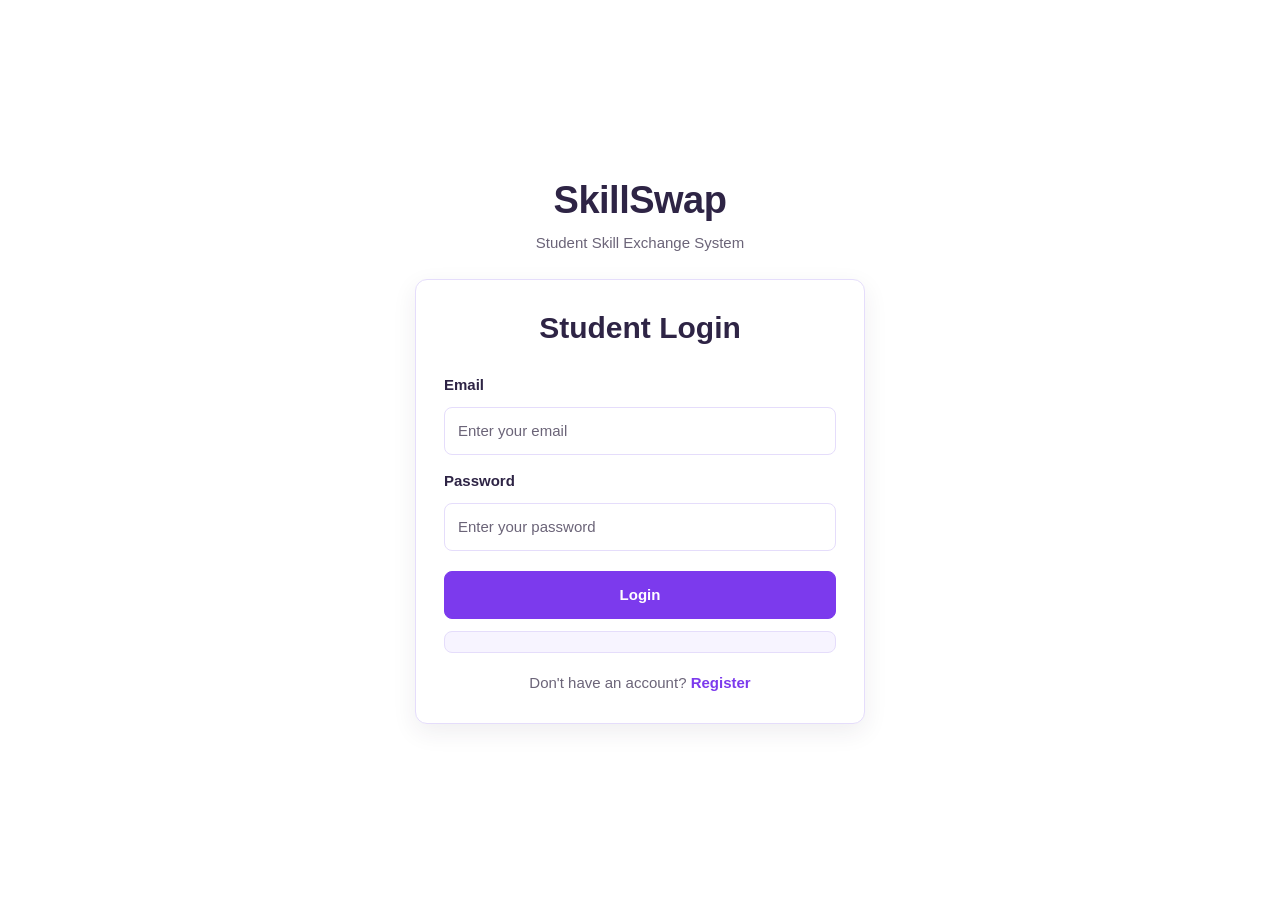
<file: frontend/index.html>
<!DOCTYPE html>
<html lang="en">
<head>
    <meta charset="UTF-8">
    <meta name="viewport" content="width=device-width, initial-scale=1.0">
    <title>SkillSwap - Student Skill Exchange System</title>
    <link rel="stylesheet" href="style.css">
</head>
<body>

    <!-- Main Content -->
    <main class="container">

        <section class="brand-section">
            <h1>SkillSwap</h1>
            <p>Student Skill Exchange System</p>
        </section>

        <!-- Login Form -->
        <section class="form-box" id="loginSection">
            <h2>Student Login</h2>

            <form id="loginForm">
                <label for="loginEmail">Email</label>
                <input
                    type="email"
                    id="loginEmail"
                    placeholder="Enter your email"
                    required
                >

                <label for="loginPassword">Password</label>
                <input
                    type="password"
                    id="loginPassword"
                    placeholder="Enter your password"
                    required
                >

                <button type="submit">Login</button>
            </form>

            <p id="loginMessage" class="message"></p>

            <p class="switch-text">
                Don't have an account?
                <button
                    type="button"
                    class="text-button"
                    onclick="showRegister()"
                >Register</button>
            </p>
        </section>

        <!-- Registration Form -->
        <section class="form-box" id="registerSection" style="display: none;">
            <h2>Student Registration</h2>

            <form id="registerForm">
                <label for="registerName">Name</label>
                <input
                    type="text"
                    id="registerName"
                    placeholder="Enter your name"
                    required
                >

                <label for="registerEmail">Email</label>
                <input
                    type="email"
                    id="registerEmail"
                    placeholder="Enter your email"
                    required
                >

                <label for="registerPassword">Password</label>
                <input
                    type="password"
                    id="registerPassword"
                    placeholder="Create a password"
                    required
                >

                <label for="registerDepartment">Department</label>
                <input
                    type="text"
                    id="registerDepartment"
                    placeholder="Example: IT"
                >

                <label for="registerYear">Year</label>
                <select id="registerYear">
                    <option value="1">1st Year</option>
                    <option value="2">2nd Year</option>
                    <option value="3">3rd Year</option>
                    <option value="4">4th Year</option>
                </select>

                <button type="submit">Register</button>
            </form>

            <p id="registerMessage" class="message"></p>

            <p class="switch-text">
                Already have an account?
                <button
                    type="button"
                    class="text-button"
                    onclick="showLogin()"
                >Login</button>
            </p>
        </section>

    </main>

    <script src="script.js"></script>
</body>
</html>
</file>
<file: frontend/style.css>
/* ==========================================
   SkillSwap - White and Purple Premium Theme
   Frontend: HTML, CSS, JavaScript
   ========================================== */

/* ---------- 1. Theme Variables ---------- */

:root {
    --bg-main: #ffffff;
    --bg-secondary: #f7f4ff;
    --bg-card: #ffffff;
    --bg-card-hover: #f7f4ff;
    --bg-input: #ffffff;
    --bg-navbar: #ffffff;
    --bg-hover: #f7f4ff;

    --text-main: #2e2445;
    --text-secondary: #6b6478;
    --text-muted: #6b6478;

    --border-color: #e5ddfb;
    --border-light: #d8ccf5;

    --accent: #7c3aed;
    --accent-hover: #6d28d9;
    --accent-text: #ffffff;

    --success: #047857;
    --danger: #b91c1c;
    --warning: #8a5b00;
    --info: #6d28d9;

    --shadow: 0 8px 24px rgba(46, 36, 69, 0.08);
    --radius: 12px;
    --transition: 0.2s ease;
}

/* ---------- 2. Reset ---------- */

* {
    box-sizing: border-box;
}

html {
    scroll-behavior: smooth;
}

body {
    margin: 0;
    min-height: 100vh;
    background: var(--bg-main);
    color: var(--text-main);
    font-family: Arial, Helvetica, sans-serif;
    font-size: 15px;
    line-height: 1.6;
}

img {
    max-width: 100%;
    height: auto;
}

a {
    color: var(--accent);
    text-decoration: none;
    transition: color var(--transition);
}

a:hover {
    color: var(--accent-hover);
}

button,
input,
select,
textarea {
    font: inherit;
}

button {
    cursor: pointer;
}

/* ---------- 3. Typography ---------- */

h1,
h2,
h3,
h4,
h5,
h6 {
    margin-top: 0;
    color: var(--text-main);
    line-height: 1.3;
}

h1 {
    font-size: clamp(28px, 4vw, 40px);
    font-weight: 800;
    letter-spacing: -0.5px;
}

h2 {
    font-size: clamp(23px, 3vw, 30px);
    font-weight: 700;
}

h3 {
    font-size: 20px;
    font-weight: 650;
}

p {
    color: var(--text-secondary);
}

small,
.subtitle,
.text-muted {
    color: var(--text-muted);
}

/* ---------- 4. Main Containers ---------- */

.container,
.main-container,
.dashboard-container {
    width: min(1200px, 92%);
    margin: 0 auto;
    padding: 24px 0;
}

main {
    min-width: 0;
}

section {
    min-width: 0;
}

/* ---------- 5. Navigation ---------- */

nav,
.navbar,
.topbar {
    background: var(--bg-navbar);
    color: var(--text-main);
    border-bottom: 1px solid var(--border-color);
}

nav,
.navbar {
    padding: 14px 24px;
}

nav a,
.navbar a,
.topbar a {
    display: inline-block;
    padding: 8px 12px;
    color: var(--text-secondary);
    border-radius: 8px;
}

nav a:hover,
.navbar a:hover,
.topbar a:hover {
    color: var(--accent-hover);
    background: var(--bg-card-hover);
}

.sidebar {
    background: var(--bg-navbar);
    color: var(--text-main);
    border-right: 1px solid var(--border-color);
}

.sidebar a {
    display: block;
    padding: 12px 16px;
    color: var(--text-secondary);
    border-radius: 8px;
    transition: background var(--transition);
}

.sidebar a:hover,
.sidebar a.active {
    background: var(--bg-card-hover);
    color: var(--accent-hover);
}

/* ---------- 6. Login and Registration ---------- */

.login-container,
.register-container,
.auth-container {
    width: min(440px, 92%);
    margin: 48px auto;
    padding: 32px;
    background: var(--bg-card);
    border: 1px solid var(--border-color);
    border-radius: 16px;
    box-shadow: var(--shadow);
}

.login-container h1,
.register-container h1,
.auth-container h1 {
    text-align: center;
    margin-bottom: 8px;
}

.login-container p,
.register-container p,
.auth-container p {
    text-align: center;
    color: var(--text-secondary);
}

.login-form,
.register-form,
.auth-form {
    display: flex;
    flex-direction: column;
    gap: 16px;
}

/* ---------- 7. Cards and Panels ---------- */

.card,
.dashboard-card,
.stat-card,
.skill-card,
.profile-card,
.panel,
.modal-content {
    background: var(--bg-card);
    color: var(--text-main);
    border: 1px solid var(--border-color);
    border-radius: var(--radius);
    padding: 20px;
    box-shadow: var(--shadow);
    transition:
        border-color var(--transition),
        transform var(--transition),
        background var(--transition);
}

.card:hover,
.dashboard-card:hover,
.stat-card:hover,
.skill-card:hover {
    border-color: var(--border-light);
}

.card h2,
.card h3,
.dashboard-card h2,
.dashboard-card h3,
.skill-card h2,
.skill-card h3 {
    color: var(--text-main);
}

.card p,
.dashboard-card p,
.skill-card p {
    color: var(--text-secondary);
}

/* ---------- 8. Dashboard Statistics ---------- */

.stats-container,
.stats-grid,
.dashboard-stats {
    display: grid;
    grid-template-columns: repeat(3, minmax(0, 1fr));
    gap: 18px;
    margin: 24px 0;
}

.stat-card {
    text-align: center;
}

.stat-card h3,
.stat-card .stat-value {
    font-size: 28px;
    font-weight: 800;
    margin-bottom: 6px;
    color: var(--text-main);
}

.stat-card p,
.stat-card .stat-label {
    margin: 0;
    color: var(--text-muted);
}

/* ---------- 9. Forms and Inputs ---------- */

form {
    width: 100%;
}

label {
    display: block;
    margin-bottom: 6px;
    color: var(--text-main);
    font-weight: 600;
}

input,
select,
textarea {
    width: 100%;
    padding: 11px 13px;
    color: var(--text-main);
    background: var(--bg-input);
    border: 1px solid var(--border-color);
    border-radius: 8px;
    outline: none;
    transition:
        border-color var(--transition),
        box-shadow var(--transition);
}

input::placeholder,
textarea::placeholder {
    color: var(--text-muted);
}

input:focus,
select:focus,
textarea:focus {
    border-color: var(--accent);
    box-shadow: 0 0 0 3px rgba(124, 58, 237, 0.12);
}

select option {
    background: var(--bg-card);
    color: var(--text-main);
}

textarea {
    min-height: 100px;
    resize: vertical;
}

input[type="checkbox"],
input[type="radio"] {
    width: auto;
    accent-color: var(--accent);
}

input[type="file"] {
    padding: 8px;
}

/* ---------- 10. Buttons ---------- */

button,
.btn,
.btn-primary,
button[type="submit"],
input[type="submit"] {
    display: inline-block;
    padding: 11px 18px;
    color: var(--accent-text);
    background: var(--accent);
    border: 1px solid var(--accent);
    border-radius: 8px;
    font-weight: 700;
    text-align: center;
    transition:
        background var(--transition),
        border-color var(--transition),
        transform var(--transition);
}

button:hover,
.btn:hover,
.btn-primary:hover,
button[type="submit"]:hover,
input[type="submit"]:hover {
    color: #ffffff;
    background: var(--accent-hover);
    border-color: var(--accent-hover);
}

button:active,
.btn:active {
    transform: scale(0.98);
}

button:disabled,
.btn:disabled {
    color: #6b6478;
    background: #ddd6e8;
    border-color: #ddd6e8;
    opacity: 0.5;
    cursor: not-allowed;
}

.btn-secondary,
button.secondary {
    background: var(--bg-card-hover);
    color: var(--text-main);
    border-color: var(--border-light);
}

.btn-secondary:hover,
button.secondary:hover {
    background: var(--accent-hover);
    color: #ffffff;
}

.btn-danger,
button.danger {
    background: #fef2f2;
    border-color: #fecaca;
    color: var(--danger);
}

.btn-success,
button.success {
    background: #ecfdf5;
    border-color: #a7f3d0;
    color: var(--success);
}

/* ---------- 11. Tabs ---------- */

.tabs,
.tab-container {
    display: flex;
    flex-wrap: wrap;
    gap: 8px;
    margin: 20px 0;
}

.tab,
.tab-button,
.tabs button {
    padding: 10px 16px;
    background: var(--bg-card);
    color: var(--text-secondary);
    border: 1px solid var(--border-color);
    border-radius: 8px;
}

.tab:hover,
.tab-button:hover,
.tabs button:hover {
    background: var(--bg-hover);
    color: var(--accent-hover);
}

.tab.active,
.tab-button.active,
.tabs button.active {
    background: var(--accent);
    color: #ffffff;
    border-color: var(--accent);
}

/* ---------- 12. Tables ---------- */

.table-container {
    width: 100%;
    overflow-x: auto;
    border: 1px solid var(--border-color);
    border-radius: var(--radius);
}

table {
    width: 100%;
    border-collapse: collapse;
    background: var(--bg-card);
    color: var(--text-main);
}

thead,
th {
    background: var(--bg-secondary);
    color: var(--text-main);
    font-weight: 700;
}

th,
td {
    padding: 12px 14px;
    text-align: left;
    border-bottom: 1px solid var(--border-color);
}

tbody tr:hover {
    background: var(--bg-card-hover);
}

/* ---------- 13. Status Labels ---------- */

.badge,
.status-badge {
    display: inline-block;
    padding: 4px 10px;
    border-radius: 20px;
    background: var(--bg-hover);
    color: var(--text-main);
    font-size: 12px;
    font-weight: 700;
}

.success,
.status-completed {
    color: var(--success);
}

.error,
.danger,
.status-failed {
    color: var(--danger);
}

.warning,
.status-pending {
    color: var(--warning);
}

.info {
    color: var(--info);
}

/* ---------- 14. Alerts and Messages ---------- */

.alert,
.message,
.notification {
    padding: 12px 16px;
    margin: 12px 0;
    background: var(--bg-secondary);
    color: var(--text-main);
    border: 1px solid var(--border-color);
    border-radius: 8px;
}

.alert-success {
    border-left: 4px solid var(--success);
}

.alert-danger {
    border-left: 4px solid var(--danger);
}

.alert-warning {
    border-left: 4px solid var(--warning);
}

/* ---------- 15. Credits Wallet ---------- */

.wallet,
.credits-card,
.credit-card {
    padding: 22px;
    background: var(--bg-card);
    color: var(--text-main);
    border: 1px solid var(--border-light);
    border-radius: 14px;
}

.wallet .balance,
.credits-card .balance,
.credit-card .balance {
    font-size: 32px;
    font-weight: 800;
    color: var(--accent);
}

.credit-history,
.transaction-list {
    background: var(--bg-card);
    border: 1px solid var(--border-color);
    border-radius: var(--radius);
    padding: 16px;
}

/* ---------- 16. Profile ---------- */

.profile-header {
    display: flex;
    align-items: center;
    gap: 20px;
    padding: 24px;
    background: var(--bg-card);
    border: 1px solid var(--border-color);
    border-radius: var(--radius);
}

.profile-avatar {
    width: 88px;
    height: 88px;
    border-radius: 50%;
    object-fit: cover;
    border: 2px solid var(--border-light);
}

/* ---------- 17. Modals ---------- */

.modal {
    background: rgba(0, 0, 0, 0.8);
}

.modal-content {
    width: min(560px, 92%);
    margin: 8vh auto;
}

/* ---------- 18. Footer ---------- */

footer {
    padding: 24px;
    text-align: center;
    color: var(--text-muted);
    background: var(--bg-navbar);
    border-top: 1px solid var(--border-color);
}

/* ---------- 19. Focus Accessibility ---------- */

:focus-visible {
    outline: 2px solid var(--accent);
    outline-offset: 3px;
}

/* ---------- 20. Scrollbar ---------- */

* {
    scrollbar-color: #c4b5fd #f7f4ff;
}

*::-webkit-scrollbar {
    width: 10px;
    height: 10px;
}

*::-webkit-scrollbar-track {
    background: #f7f4ff;
}

*::-webkit-scrollbar-thumb {
    background: #c4b5fd;
    border-radius: 10px;
}

/* ---------- 21. Responsive Design ---------- */

@media (max-width: 768px) {
    .container,
    .main-container,
    .dashboard-container {
        width: 94%;
        padding: 16px 0;
    }

    .stats-container,
    .stats-grid,
    .dashboard-stats {
        grid-template-columns: repeat(2, minmax(0, 1fr));
        gap: 12px;
    }

    .login-container,
    .register-container,
    .auth-container {
        padding: 22px;
        margin: 24px auto;
    }

    nav,
    .navbar {
        padding: 10px 12px;
    }

    .card,
    .dashboard-card,
    .stat-card,
    .skill-card {
        padding: 16px;
    }

    .profile-header {
        flex-direction: column;
        align-items: flex-start;
    }
}

@media (max-width: 480px) {
    body {
        font-size: 14px;
    }

    .stats-container,
    .stats-grid,
    .dashboard-stats {
        grid-template-columns: 1fr;
    }

    button,
    .btn,
    button[type="submit"] {
        max-width: 100%;
    }

    th,
    td {
        padding: 9px;
    }
}

/* Auth page uses its existing markup and stays centered on the available viewport. */
body {
    display: flex;
    flex-direction: column;
}

main.container {
    width: min(450px, calc(100% - 32px));
    max-width: 450px;
    min-height: 100vh;
    margin: 0 auto;
    padding: 32px 0;
    display: flex;
    flex: 1;
    flex-direction: column;
    justify-content: center;
}

.brand-section {
    margin-bottom: 24px;
    text-align: center;
}

.brand-section h1 {
    margin-bottom: 6px;
    font-size: clamp(30px, 5vw, 38px);
}

.brand-section p {
    margin: 0;
}

.form-box {
    width: 100%;
    padding: 28px;
    background: var(--bg-card);
    border: 1px solid var(--border-color);
    border-radius: var(--radius);
    box-shadow: var(--shadow);
}

.form-box h2 {
    margin-bottom: 22px;
    text-align: center;
}

.form-box form {
    display: flex;
    flex-direction: column;
    gap: 10px;
}

.form-box label {
    margin: 4px 0 0;
    color: var(--text-main);
}

.form-box input,
.form-box select {
    min-width: 0;
    color: var(--text-main);
    background: var(--bg-input);
    border-color: var(--border-color);
}

.form-box form button {
    width: 100%;
    margin-top: 10px;
}

.switch-text {
    margin: 18px 0 0;
    text-align: center;
    color: var(--text-secondary);
}

.text-button {
    padding: 0;
    color: var(--accent);
    background: transparent;
    border: 0;
    font-weight: 700;
}

.text-button:hover {
    color: var(--accent-hover);
    background: transparent;
    border: 0;
    text-decoration: underline;
}

.form-box .message {
    padding: 10px 12px;
    color: var(--text-secondary);
    background: var(--bg-secondary);
    border-color: var(--border-color);
    text-align: center;
}

#loginMessage[style*="green"],
#registerMessage[style*="green"] {
    color: var(--success) !important;
    background: #ecfdf5;
    border-color: #a7f3d0;
}

#loginMessage[style*="red"],
#registerMessage[style*="red"] {
    color: var(--danger) !important;
    background: #fef2f2;
    border-color: #fecaca;
}

#loginMessage[style*="black"],
#registerMessage[style*="black"] {
    color: var(--text-main) !important;
    background: var(--bg-secondary);
    border-color: var(--border-color);
}

@media (max-width: 480px) {
    main.container {
        width: min(450px, calc(100% - 24px));
        padding: 20px 0;
    }

    .form-box {
        padding: 22px;
    }
}
</file>
